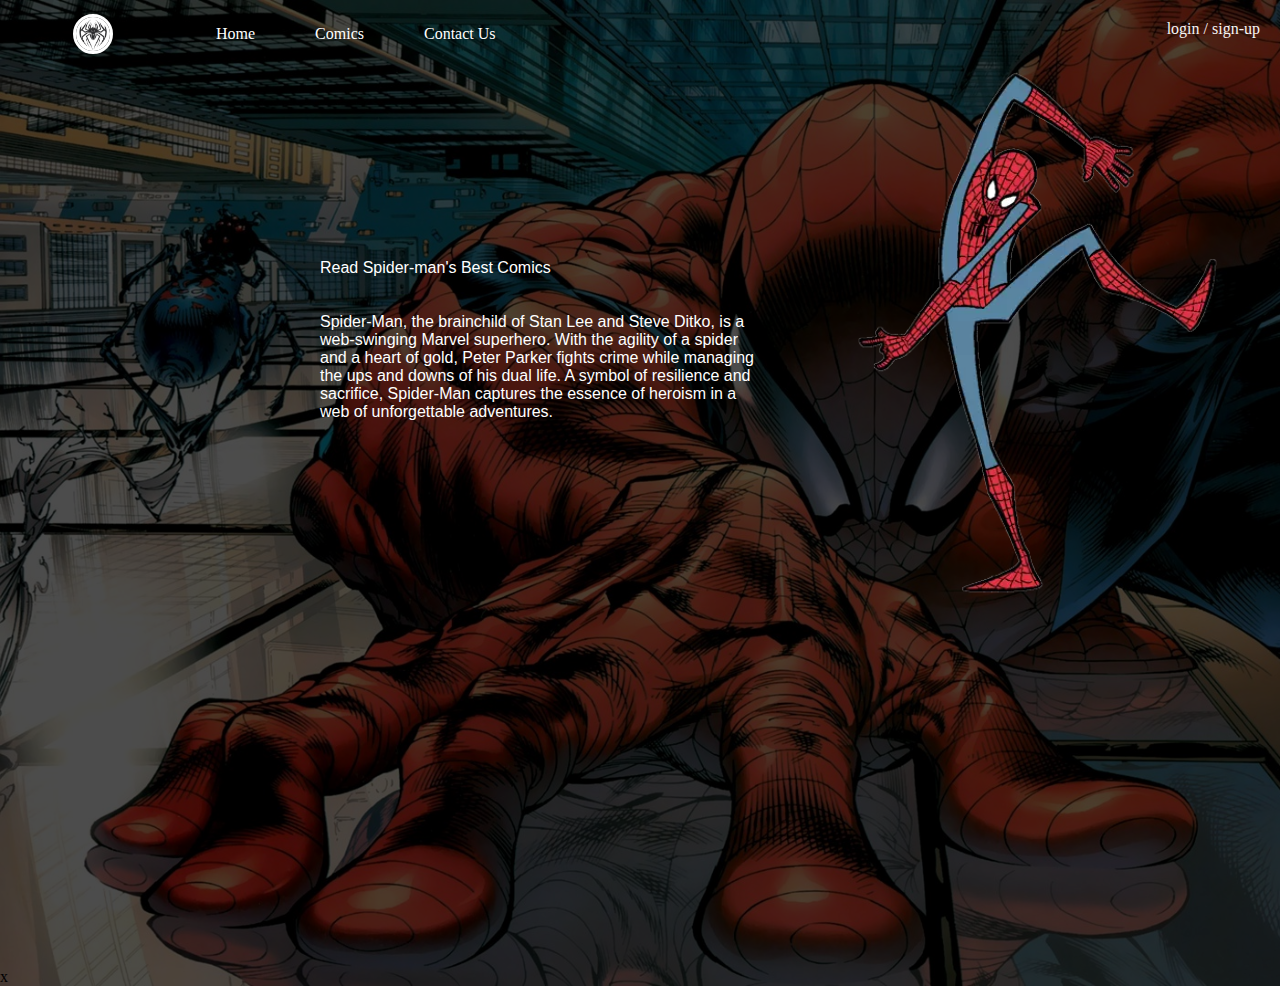
<file: index.html>
<!DOCTYPE html>
<html lang="en">
<head>
    <meta charset="UTF-8">
    <meta http-equiv="X-UA-Compatible" content="IE=edge">
    <meta name="viewport" content="width=device-width, initial-scale=1.0">
    <link rel="stylesheet" href="css/style.css">
    <title>Comuical</title>
</head>
<body class="background">
    <nav class="navbar">
        <ul class="nav-list">
            <div class="logo"><img src="images/spidey1.png" alt="logo"></div>
            <li> <a href="#home"> Home</a> </li>
            <!-- <li> <a href="#about"> About</a> </li> -->
            <li> <a href="comic.html"> Comics</a> </li>
            <li> <a href="contact.html"> Contact Us</a> </li>
            
        </ul>
        <div class="rightnav">
            <li> <a href="login.html"> login</a> </li>
            <li> <a href="#home"> /</a> </li>
            <li> <a href="signup.html"> sign-up</a> </li>
        </div>
    </nav>

    <section class="firstsection"> 
        <div class="box-main">
            <div class="firsthalf">
                <p class="text-big"> Read Spider-man's Best Comics</p>
                <br><br>
                <p class="text-small"> Spider-Man, the brainchild of Stan Lee and Steve Ditko, is a web-swinging Marvel superhero. With the agility of a spider and a heart of gold, Peter Parker fights crime while managing the ups and downs of his dual life. A symbol of resilience and sacrifice, Spider-Man captures the essence of heroism in a web of unforgettable adventures.</p>
                <div class="buttons">
                    <!-- <button class="btn">Read Comics</button> -->
                </div>
            </div>

            <div class="secondhalf">
                <img src="images/gif1.webp" alt="spidey">
            </div>
        </div>
    </section>
</body>
</html>

x
</file>
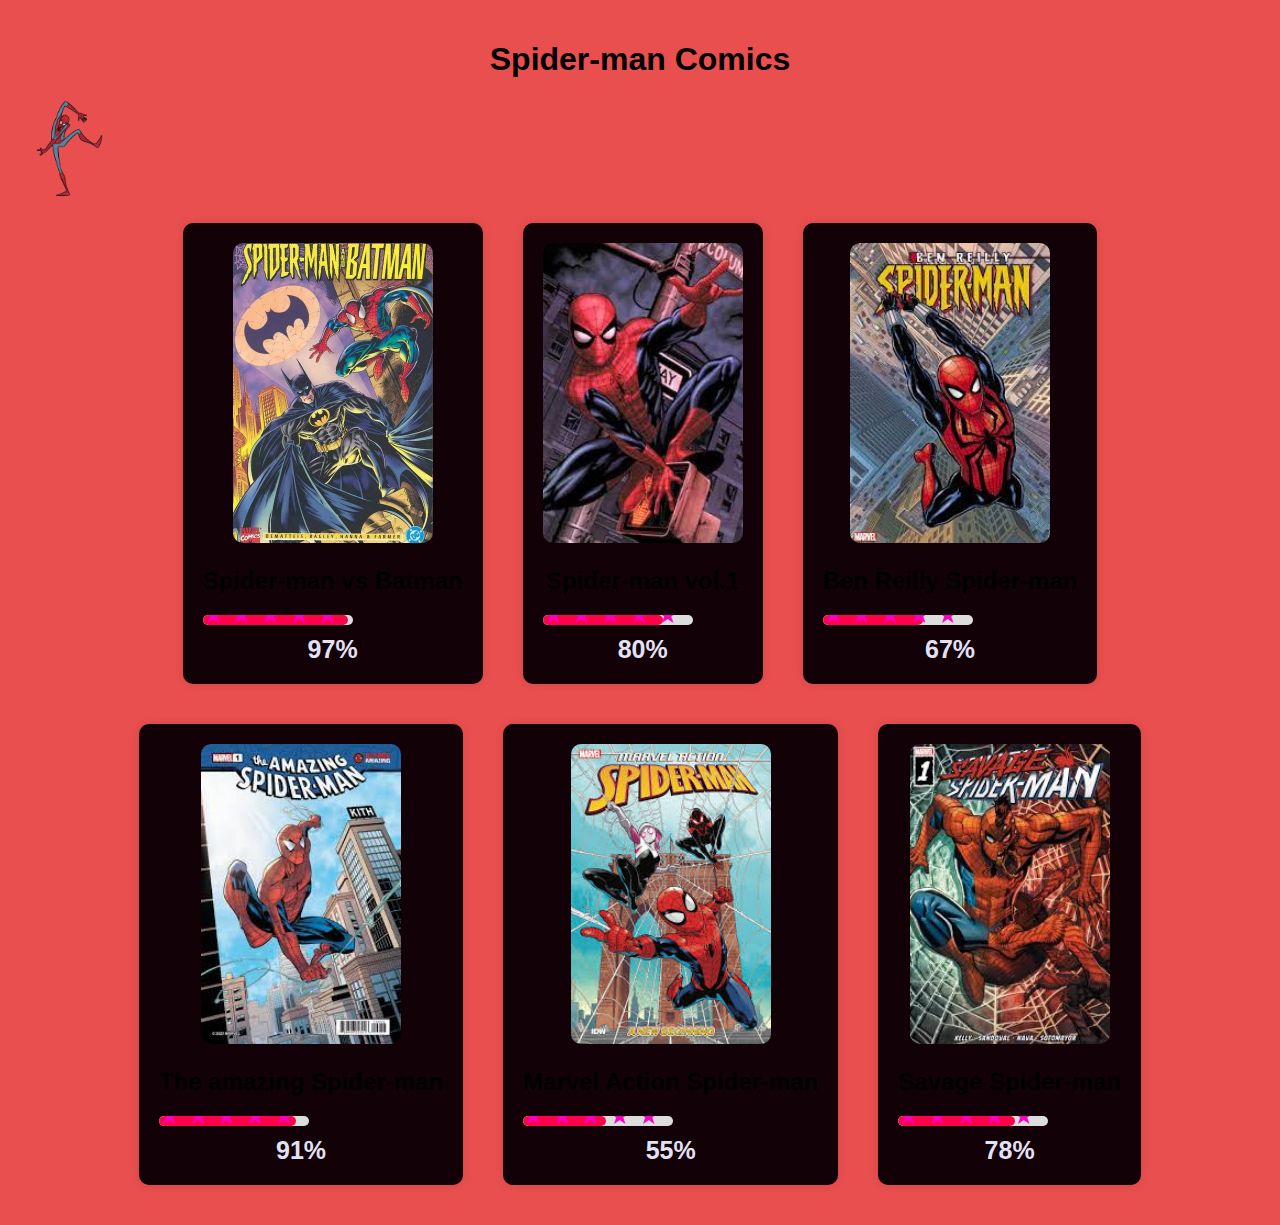
<file: comic.html>
<!DOCTYPE html>
<html>
<head>
  <title>comic</title>
  <link rel="stylesheet" type="text/css" href="css/comic.css">
</head>
<body>

  <h1>Spider-man Comics</h1>
  <div class="Logo">
    <img src="images/gif1.webp"></img>
  </div>
  <section>
  <div class="container">
    <div class="movie" id="spiritedAway">
      <div class="background"></div>
      <a href="https://drive.google.com/file/d/1o6ZHNmtvr_GCROryha27-qCwIDLIfUx5/view?usp=sharing">
        <img src="images/BAT.webp" alt="Spider-man vs Batman">
      </a>
      <h2>Spider-man vs Batman</h2>
      <div class="rating">
        <div class="bar">
          <div class="fill" id="spiritedAwayRating"></div>
          <div class="stars"></div>
        </div>
        <div class="percentage">
          <span id="spiritedAwayPercentage"></span>
        </div>
      </div>
    </div>

    <div class="movie" id="myNeighborTotoro">
      <div class="background"></div>
      <img src="images/spy2.jpeg" alt="Spider-man vol. 1">
      <h2>Spider-man vol.1</h2>
      <div class="rating">
        <div class="bar">
          <div class="fill" id="myNeighborTotoroRating"></div>
          <div class="stars"></div>
        </div>
        <div class="percentage">
          <span id="myNeighborTotoroPercentage"></span>
        </div>
      </div>
    </div>


    <div class="movie" id="princessMononoke">
      <div class="background"></div>
      <img src="images/spy3.jpeg" alt="Spiderman vol. 2">
      <h2>Ben Reilly Spider-man</h2>
      <div class="rating">
        <div class="bar">
          <div class="fill" id="princessMononokeRating"></div> 
          <div class="stars"></div>
        </div>
        <div class="percentage">
          <span id="princessMononokePercentage"></span>
        </div>
      </div>
    </div>

    <div class="movie" id="howlsMovingCastle">
      <div class="background"></div>
      <img src="images/spy4.jpeg" alt="spiderman vol. 3">
      <h2>The amazing Spider-man</h2>
      <div class="rating">
        <div class="bar">
          <div class="fill" id="howlsMovingCastleRating"></div>
          <div class="stars"></div>
        </div>
        <div class="percentage">
          <span id="howlsMovingCastlePercentage"></span>
        </div>
      </div>
    </div>

    
<br>
    <div class="movie" id="kikisDeliveryService">
      <div class="background"></div>
      <img src="images/spy5.jpeg" alt="spiderman vol. 4">
      <h2>Marvel Action Spider-man</h2>
      <div class="rating">
        <div class="bar">
          <div class="fill" id="kikisDeliveryServiceRating"></div>
          <div class="stars"></div>
        </div>
        <div class="percentage">
          <span id="kikisDeliveryServicePercentage"></span>
        </div>
      </div>
    </div>
    <div class="movie" id="castleInTheSky">
      <div class="background"></div>
      <img src="images/spy6.jpeg" alt="spiderman vol. 5">
      <h2>Savage Spider-man</h2>
      <div class="rating">
        <div class="bar">
          <div class="fill" id="castleInTheSkyRating"></div>
          <div class="stars"></div>
        </div>
        <div class="percentage">
          <span id="castleInTheSkyPercentage"></span>
        </div>
      </div>
    </div>
  </div>
    </section>

  <script src="js/java.js"></script>
</body>
</html>
</file>
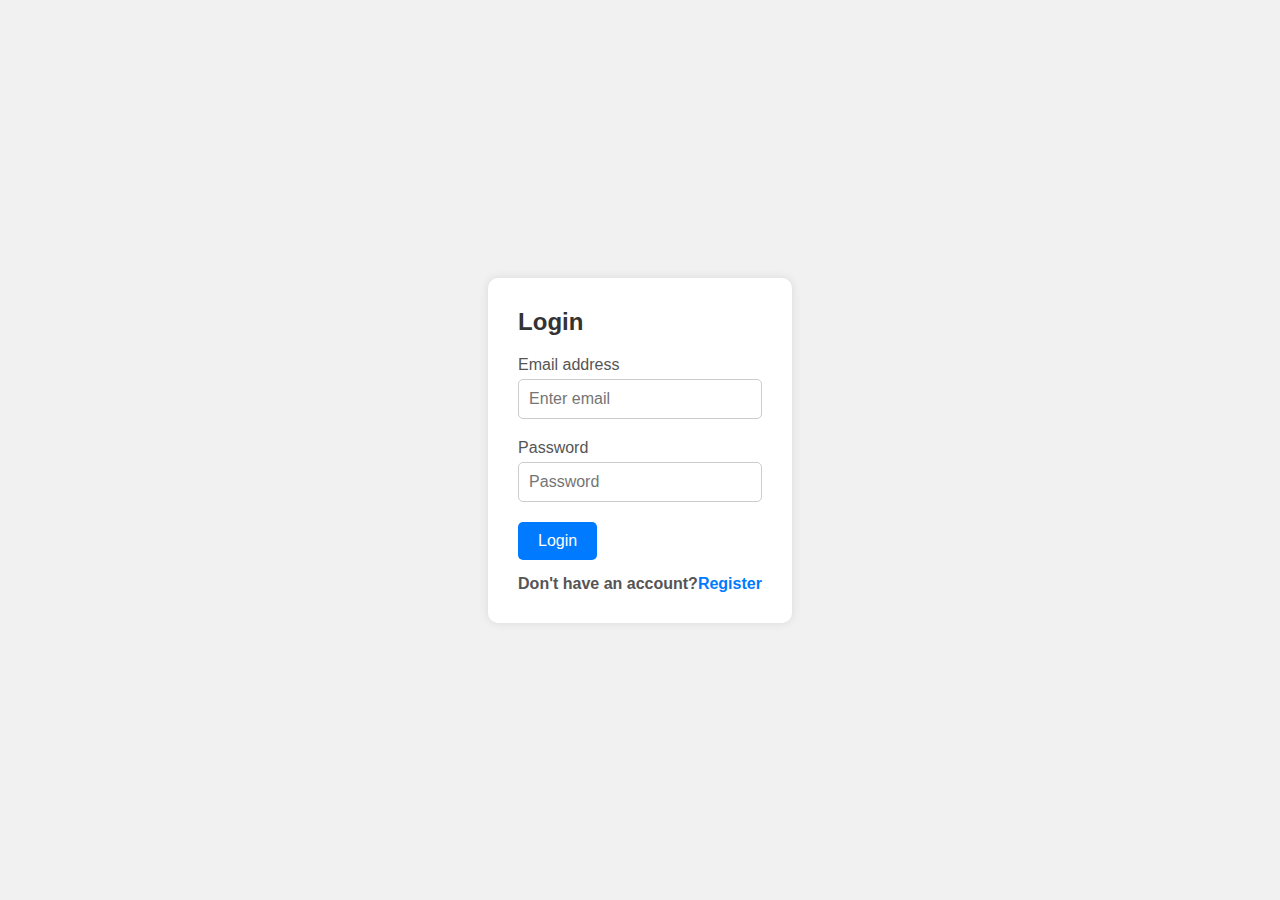
<file: login.html>
<!DOCTYPE html>

<html lang="en">
  <head>
    <meta charset="UTF-8" />
    <meta http-equiv="X-UA-Compatible" content="IE=edge" />
    <meta name="viewport" content="width=device-width, initial-scale=1.0" />
    <title>Email and Password Validation</title>

    <!-- CSS -->
    <link rel="stylesheet" href="css/form.css" />

    <!-- Boxicons CSS -->
    <link
      href="https://unpkg.com/boxicons@2.1.2/css/boxicons.min.css"
      rel="stylesheet"
    />
  </head>
  <body>
    <div class="container">
      <header>Login</header>
      <form method="POST" action="login.php">

        <div class="form-group">
          <label>Email address</label>
          <input name="email" type="email" class="form-control" placeholder="Enter email">
        </div>
        <div class="form-group">
          <label>Password</label>
          <input name="password" type="password" class="form-control" placeholder="Password">
        </div>  
        <button type="submit" class="btn btn-primary">Login</button>
        <!-- <a href="register.html" class="btn btn-secondary">Register</a> -->
      <div class="signup-link">
        <h3>Don't have an account?<a href="signup.html">Register</a></h3>
      </div>
      </form>

    </div>

    <!-- JavaScript -->
    <script src="js/login.js"></script>
  </body>
</html>
</file>
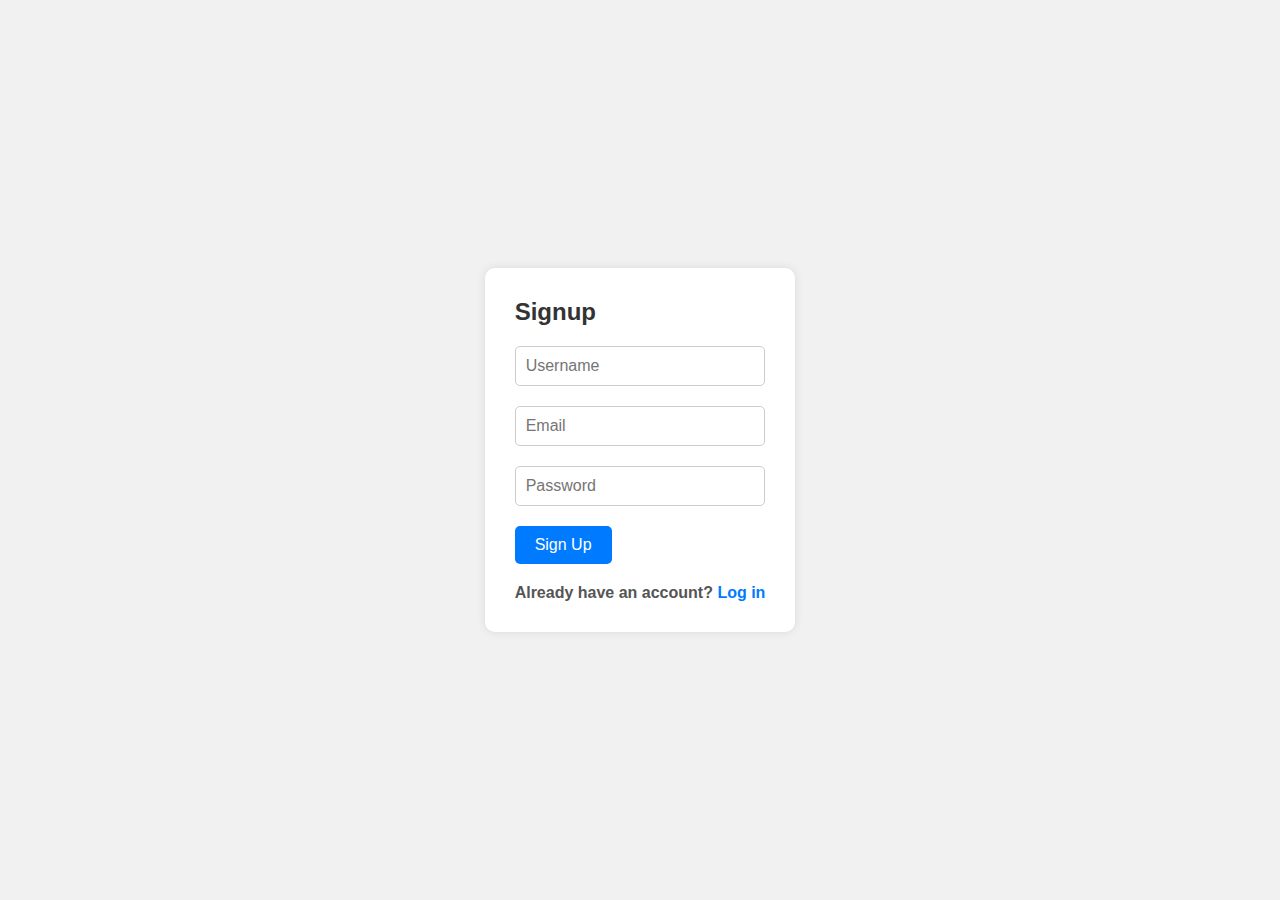
<file: signup.html>
<!DOCTYPE html>
<!-- Coding by CodingLab | www.codinglabweb.com-->
<html lang="en">
<head>
    <meta charset="UTF-8" />
    <meta http-equiv="X-UA-Compatible" content="IE=edge" />
    <meta name="viewport" content="width=device-width, initial-scale=1.0" />
    <title>Email and Password Validation</title>

    <!-- CSS -->
    <link rel="stylesheet" href="css/signup.css" />

    <!-- Boxicons CSS -->
    <link
      href="https://unpkg.com/boxicons@2.1.2/css/boxicons.min.css"
      rel="stylesheet"
    />
</head>
<body>
    <div class="container">
        <header>Signup</header>
        <form method="POST" action="signup.php">

            <input type="text" name="username" placeholder="Username" required>
          
            <input type="email" name="email" placeholder="Email" required>
          
            <input type="password" name="password" placeholder="Password" required>
          
            <input type="submit" name="submit" value="Sign Up">
          <h3>Already have an account? <a href="login.html">Log in</a></h3>
          </form>
    </div>

    <!-- JavaScript -->
    <script src="js/form.js"></script>
</body>
</html>
</file>
<file: css/style.css>
*{
    margin: 0;
    padding: 0;
}
.logo{
    width: 30%;
    display: flex;
    justify-content: center;
    align-items: center;
}
.logo img{
    width: 18%;
    border: 3px solid white;
    border-radius: 500px;

}
.navbar{
    display: flex;
}
.nav-list{
    width: 50%;
    /* background-color: black; */
    display: flex;
    align-items: center;
}

.nav-list li{
    list-style: none;
    padding: 25px 30px;
}

.nav-list li a{
    text-decoration: none;
    color: white;
}
.nav-list li a:hover{
    text-decoration: none;
    color: grey;
}

.rightnav{
    width: 50%;
    padding: 20px;
    text-align: right;
}

.rightnav li{
    list-style: none;
    display: inline-flex;
}

.rightnav li a{
    text-decoration: none;
    color: whitesmoke;
}

.rightnav li a:hover{
    text-decoration: none;
    color: grey;
}


.background{
    background: rgba(0, 0, 0, 0.7) url('../images/bg1.jpg');
    background-size: cover;
    background-blend-mode: darken;
}

.firstsection{
    height: 100vh;
}

.box-main{
    display: flex;
    justify-content: center;
    align-items: center;
    color: white;
    font-family: 'Segoe UI', Tahoma, Geneva, Verdana, sans-serif;
    max-width: 50%;
    margin: auto;
}

.firsthalf{
    width: 80%;
    display: flex;
    flex-direction: column;
    justify-content: center;
}

.secondhalf{
    width: 30%;

}

.secondhalf img{
    height: 60vh;
}
</file>
<file: css/comic.css>
body {
    background-color: #e73b3be5;
    font-family: Arial, sans-serif;
    margin: 0;
    padding: 20px;
  }
  
  
  .Logo{
    /* background-color: rgb(119, 146, 156);; */
    background-size: cover;
  }
  .Logo img {
    width: 8%;
    height:5%;
  }
  h1 {
    text-align: center;
    color: black;
  }
  
  .container {
    display: flex;
    justify-content: center;
    align-items: center;
    flex-wrap: wrap;
  }
  
  .movie {
    text-align: center;
    margin: 20px;
    background-color: #120208;
    box-shadow: 0 0 10px rgba(0, 0, 0, 0.1);
    border-radius: 10px;
    padding: 20px;
    position: relative;
    overflow: hidden;
  }
  
  .movie .background {
    position: absolute;
    top: 0;
    left: 0;
    right: 0;
    bottom: 0;
    opacity: 0.6;
    z-index: -1;
    animation: backgroundAnimation 10s infinite linear;
  }
  
  @keyframes backgroundAnimation {
    0% { background-position: 0 0; }
    50% { background-position: 100% 100%; }
    100% { background-position: 0 0; }
  }
  
  .movie img {
    width: 200px;
    height: 300px;
    object-fit: cover;
    border-radius: 10px;
  }
  
  .rating {
    position: relative;
    margin-top: 20px;
  }
  
  .bar {
    position: relative;
    width: 150px;
    height: 10px;
    background-color: #ddd;
    border-radius: 5px;
    overflow: hidden;
  }
  
  .fill {
    position: absolute;
    top: 0;
    left: 0;
    height: 100%;
    background-color: #ff024a;
    border-radius: 5px;
    animation: fillAnimation 2s ease-in-out;
  }
  
  .stars {
    position: absolute;
    top: -10px;
    left: 0;
    right: 0;
    bottom: 0;
    display: flex;
    justify-content: space-between;
    align-items: center;
    animation: starsAnimation 2s ease-in-out;
  }
  
  .stars::before {
    content: "★ ★ ★ ★ ★";
    color: #fa00c0;
    font-size: 24px;
  }
  
  .percentage {
    margin-top: 10px;
  }
  
  .percentage span {
    display: block;
    font-weight: bold;
    font-size: 25px;
    color: #e4e1f4;
    animation: fadeIn 2s ease-in-out;
  }
  
  @keyframes fillAnimation {
    0% {
      width: 0%;
    }
  }
  
  @keyframes starsAnimation {
    0% {
      transform: translateY(-30px);
      opacity: 0;
    }
  }
</file>
<file: css/form.css>
/* Reset some default styles */
* {
  margin: 0;
  padding: 0;
  box-sizing: border-box;
}

/* Apply the Poppins font from Google Fonts */
body {
  font-family: 'Poppins', sans-serif;
}

/* Center the form vertically and horizontally */
body {
  display: flex;
  justify-content: center;
  align-items: center;
  min-height: 100vh;
  background-color: #f1f1f1;
}

.container {
  max-width: 400px;
  padding: 30px;
  background-color: #fff;
  border-radius: 10px;
  box-shadow: 0px 0px 10px rgba(0, 0, 0, 0.1);
}

.container header {
  font-size: 24px;
  font-weight: 600;
  margin-bottom: 20px;
  color: #333;
}

.form-group {
  margin-bottom: 20px;
}

.form-group label {
  font-size: 16px;
  font-weight: 500;
  display: block;
  margin-bottom: 5px;
  color: #555;
}

.form-control {
  width: 100%;
  padding: 10px;
  border: 1px solid #ccc;
  border-radius: 5px;
  font-size: 16px;
}

.btn {
  display: inline-block;
  padding: 10px 20px;
  font-size: 16px;
  border: none;
  border-radius: 5px;
  cursor: pointer;
  transition: background-color 0.3s;
}

.btn-primary {
  background-color: #007bff;
  color: #fff;
}

.btn-secondary {
  background-color: #6c757d;
  color: #fff;
  margin-left: 10px;
}

.signup-link {
  margin-top: 15px;
  text-align: center;
}

.signup-link h3 {
  font-size: 16px;
  color: #555;
}

.signup-link a {
  color: #007bff;
  text-decoration: none;
  font-weight: 600;
}
</file>
<file: css/signup.css>
/* Reset some default styles */
* {
    margin: 0;
    padding: 0;
    box-sizing: border-box;
  }
  
  /* Apply the Poppins font from Google Fonts */
  body {
    font-family: 'Poppins', sans-serif;
  }
  
  /* Center the form vertically and horizontally */
  body {
    display: flex;
    justify-content: center;
    align-items: center;
    min-height: 100vh;
    background-color: #f1f1f1;
  }
  
  .container {
    max-width: 400px;
    padding: 30px;
    background-color: #fff;
    border-radius: 10px;
    box-shadow: 0px 0px 10px rgba(0, 0, 0, 0.1);
  }
  
  .container header {
    font-size: 24px;
    font-weight: 600;
    margin-bottom: 20px;
    color: #333;
  }
  
  input[type="text"],
  input[type="email"],
  input[type="password"] {
    display: block;
    width: 100%;
    padding: 10px;
    margin-bottom: 20px;
    border: 1px solid #ccc;
    border-radius: 5px;
    font-size: 16px;
  }
  
  input[type="submit"] {
    display: inline-block;
    padding: 10px 20px;
    font-size: 16px;
    border: none;
    border-radius: 5px;
    background-color: #007bff;
    color: #fff;
    cursor: pointer;
    transition: background-color 0.3s;
  }
  
  input[type="submit"]:hover {
    background-color: #0e4bf1;
  }
  
  h3 {
    font-size: 16px;
    color: #555;
    text-align: center;
    margin-top: 20px;
  }
  
  h3 a {
    color: #007bff;
    text-decoration: none;
    font-weight: 600;
  }
</file>
